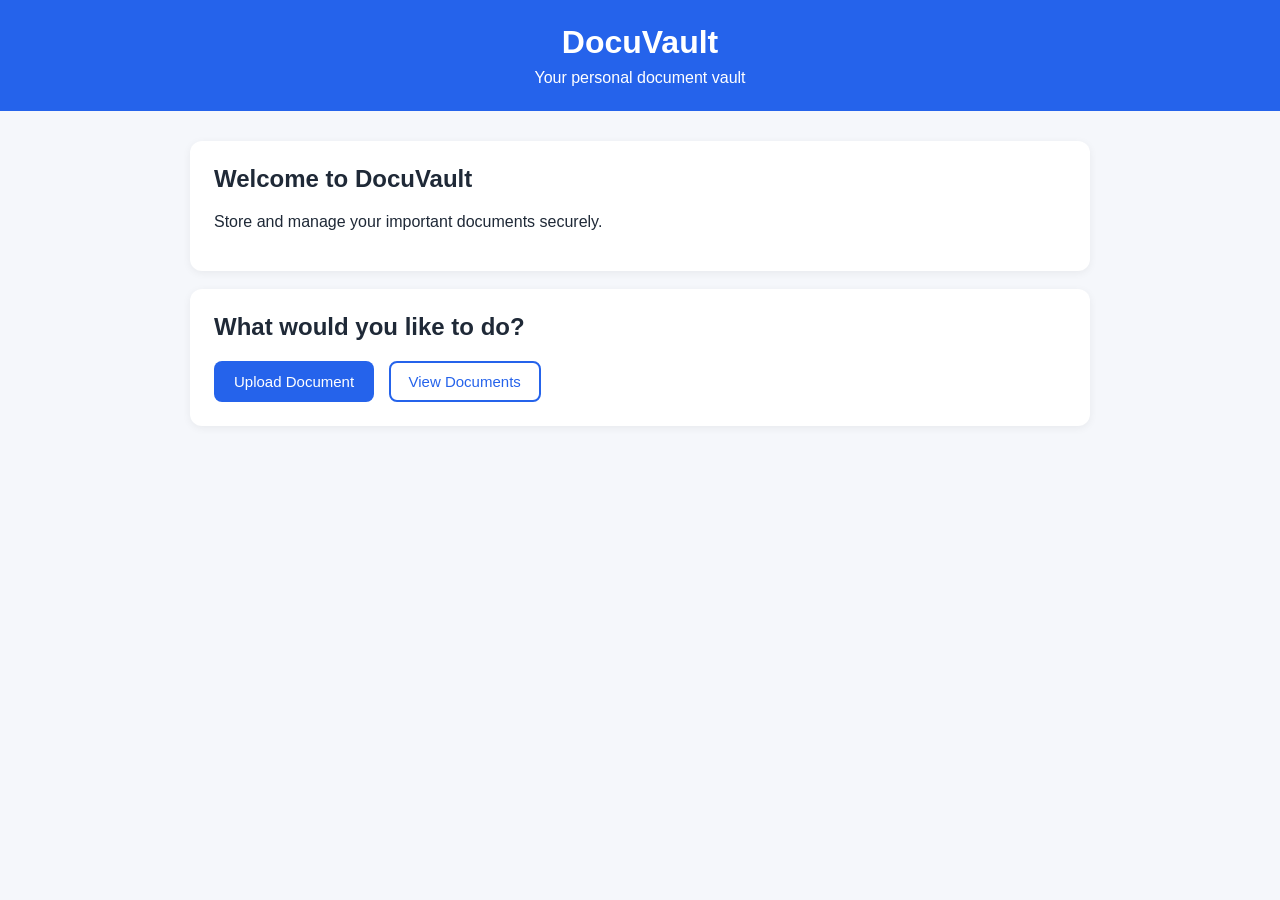
<file: public/index.html>
<!DOCTYPE html>
<html lang="en">
<head>
    <meta charset="UTF-8">
    <meta name="viewport" content="width=device-width, initial-scale=1.0">
    <link rel="stylesheet" href="css/style.css">

    <title>DocuVault</title>
</head>

<body>

    <header>
        <h1>DocuVault</h1>
        <p>Your personal document vault</p>
    </header>

    <main>

        <section>
            <h2>Welcome to DocuVault</h2>
            <p>Store and manage your important documents securely.</p>
        </section>

        <section>
            <h2>What would you like to do?</h2>
            <button class="primary-button">Upload Document</button>
            <button class="secondary-button">View Documents</button>
        </section>

    </main>

</body>
</html>
</file>
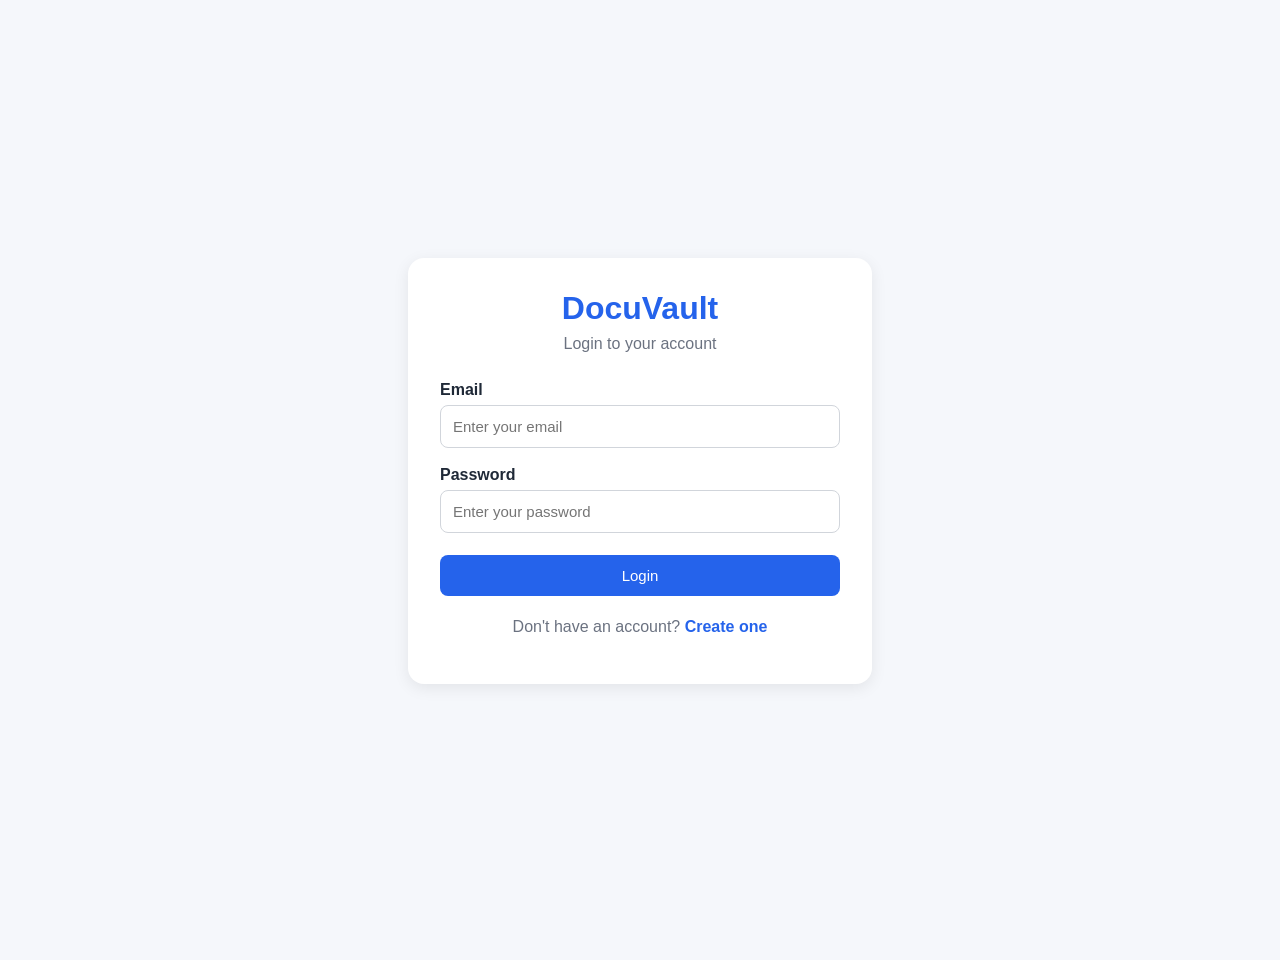
<file: public/login.html>
<!DOCTYPE html>
<html lang="en">

<head>
    <meta charset="UTF-8">
    <meta name="viewport" content="width=device-width, initial-scale=1.0">

    <link rel="stylesheet" href="css/style.css">

    <title>Login - DocuVault</title>
</head>

<body>

    <main class="login-page">

        <section class="login-card">

            <h1>DocuVault</h1>
            <p class="login-subtitle">Login to your account</p>

            <form>

                <div class="form-group">
                    <label for="email">Email</label>
                    <input
                        type="email"
                        id="email"
                        name="email"
                        placeholder="Enter your email"
                        required
                    >
                </div>

                <div class="form-group">
                    <label for="password">Password</label>
                    <input
                        type="password"
                        id="password"
                        name="password"
                        placeholder="Enter your password"
                        required
                    >
                </div>

                <button type="submit" class="primary-button">
                    Login
                </button>

            </form>

            <p class="register-text">
                Don't have an account?
                <a href="register.html">Create one</a>
            </p>

        </section>

    </main>

    <script src="js/auth.js" defer></script>
    
</body>
</html>
</file>
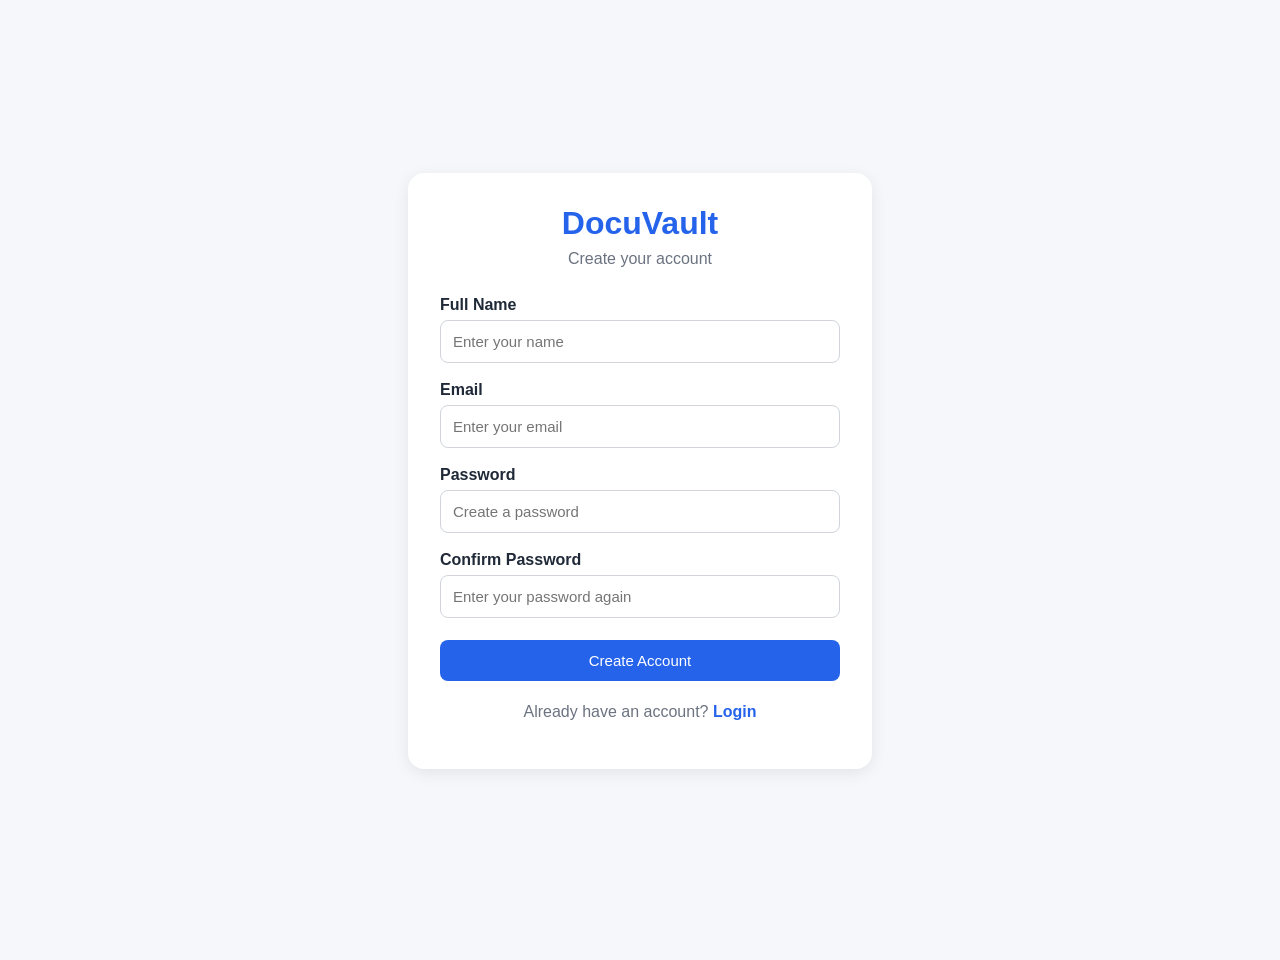
<file: public/register.html>
<!DOCTYPE html>
<html lang="en">

<head>
    <meta charset="UTF-8">
    <meta name="viewport" content="width=device-width, initial-scale=1.0">

    <link rel="stylesheet" href="css/style.css">

    <title>Create Account - DocuVault</title>
</head>

<body>

    <main class="login-page">

        <section class="login-card">

            <h1>DocuVault</h1>
            <p class="login-subtitle">Create your account</p>

            <form>

                <div class="form-group">
                    <label for="name">Full Name</label>
                    <input
                        type="text"
                        id="name"
                        name="name"
                        placeholder="Enter your name"
                        autocomplete="name"
                        required
                    >
                </div>

                <div class="form-group">
                    <label for="email">Email</label>
                    <input
                        type="email"
                        id="email"
                        name="email"
                        placeholder="Enter your email"
                        autocomplete="email"
                        required
                    >
                </div>

                <div class="form-group">
                    <label for="password">Password</label>
                    <input
                        type="password"
                        id="password"
                        name="password"
                        placeholder="Create a password"
                        autocomplete="new-password"
                        required
                    >
                </div>

                <div class="form-group">
                    <label for="confirm-password">Confirm Password</label>
                    <input
                        type="password"
                        id="confirm-password"
                        name="confirm-password"
                        placeholder="Enter your password again"
                        autocomplete="new-password"
                        required
                    >
                </div>

                <p id="password-error" class="error-message"></p>

                <button type="submit" class="primary-button">
                    Create Account
                </button>

            </form>

            <p class="register-text">
                Already have an account?
                <a href="login.html">Login</a>
            </p>

        </section>

    </main>

    <script src="js/auth.js" defer></script>    
</body>

</html>
</file>
<file: public/css/style.css>
body {
    background-color: #f5f7fb;
    font-family: Arial, sans-serif;
    margin: 0;
    color: #1f2937;
}

header {
    background-color: #2563eb;
    color: white;
    padding: 24px;
    text-align: center;
}

header h1 {
    margin: 0;
    font-size: 32px;
}

header p {
    margin: 8px 0 0;
    font-size: 16px;
}

main {
    max-width: 900px;
    margin: 30px auto;
    padding: 0 20px;
}

section {
    background-color: white;
    padding: 24px;
    margin-bottom: 18px;
    border-radius: 12px;
    box-shadow: 0 2px 8px rgba(0, 0, 0, 0.06);
}

section h2 {
    margin-top: 0;
}

.primary-button {
    background-color: #2563eb;
    color: white;
    border: none;
    padding: 12px 20px;
    margin-right: 10px;
    border-radius: 8px;
    cursor: pointer;
    font-size: 15px;
}

.primary-button:hover {
    background-color: #1d4ed8;
}

.secondary-button {
    background-color: white;
    color: #2563eb;
    border: 2px solid #2563eb;
    padding: 10px 18px;
    border-radius: 8px;
    cursor: pointer;
    font-size: 15px;
}

.secondary-button:hover {
    background-color: #eff6ff;
}

/* =========================
   Login Page
   ========================= */

.login-page {
    min-height: 100vh;
    display: flex;
    justify-content: center;
    align-items: center;
    background-color: #f5f7fb;
}

.login-card {
    width: 100%;
    max-width: 400px;
    background-color: white;
    padding: 32px;
    border-radius: 16px;
    box-shadow: 0 4px 16px rgba(0, 0, 0, 0.08);
}

.login-card h1 {
    margin: 0;
    text-align: center;
    color: #2563eb;
    font-size: 32px;
}

.login-subtitle {
    text-align: center;
    color: #6b7280;
    margin: 8px 0 28px;
}

.form-group {
    margin-bottom: 18px;
}

.form-group label {
    display: block;
    margin-bottom: 6px;
    font-weight: bold;
}

.form-group input {
    width: 100%;
    box-sizing: border-box;
    padding: 12px;
    border: 1px solid #d1d5db;
    border-radius: 8px;
    font-size: 15px;
}

.form-group input:focus {
    outline: none;
    border-color: #2563eb;
}

.login-card .primary-button {
    width: 100%;
    margin-top: 4px;
}

.register-text {
    text-align: center;
    margin-top: 22px;
    color: #6b7280;
}

.register-text a {
    color: #2563eb;
    text-decoration: none;
    font-weight: bold;
}

.register-text a:hover {
    text-decoration: underline;
}

@media (max-width: 500px) {
    .login-card {
        margin: 20px;
        padding: 24px;
    }
}

.error-message {
    color: #dc2626;
    font-size: 14px;
    margin-top: 6px;
}
</file>
